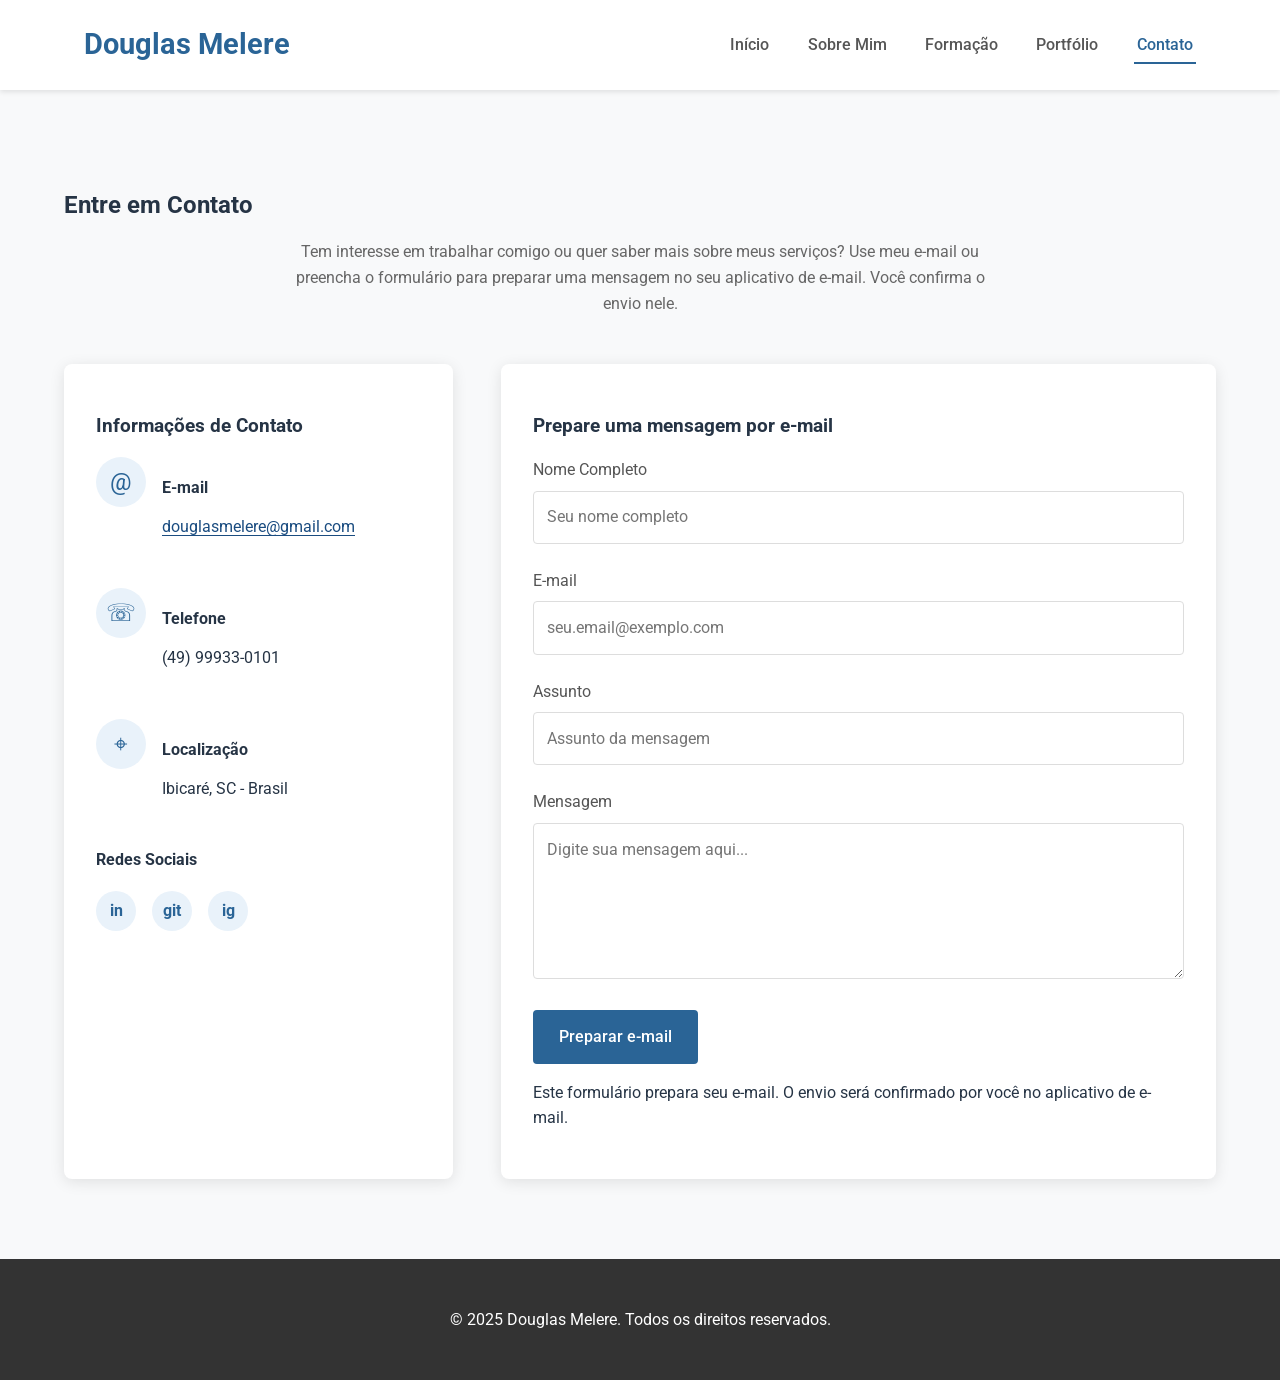
<file: contato.html>
<!DOCTYPE html>
<html lang="pt-br">
<head>
    <meta charset="UTF-8">
    <meta name="viewport" content="width=device-width, initial-scale=1.0">
    <title>Contato com Douglas Melere | Portfólio acadêmico</title>
    <meta name="description" content="Entre em contato com Douglas Melere por e-mail, LinkedIn ou GitHub.">
    <link rel="canonical" href="https://douglasmelere.github.io/portfolio-uninter/contato.html">
    <meta property="og:type" content="website">
    <meta property="og:locale" content="pt_BR">
    <meta property="og:title" content="Contato com Douglas Melere | Portfólio acadêmico">
    <meta property="og:description" content="Entre em contato com Douglas Melere por e-mail, LinkedIn ou GitHub.">
    <meta property="og:url" content="https://douglasmelere.github.io/portfolio-uninter/contato.html">
    <link rel="stylesheet" href="css/style.css">
    <!-- Importando fonte do Google Fonts -->
    <link href="https://fonts.googleapis.com/css2?family=Roboto:wght@300;400;700&display=swap" rel="stylesheet">
</head>
<body>
    <a class="skip-link" href="#conteudo">Pular para o conteúdo</a>
    <!-- Cabeçalho da página com menu de navegação -->
    <header>
        <div class="container">
            <h1>Douglas Melere</h1>
            <nav aria-label="Navegação principal">
                <ul>
                    <li><a href="index.html">Início</a></li>
                    <li><a href="sobre.html">Sobre Mim</a></li>
                    <li><a href="formacao.html">Formação</a></li>
                    <li><a href="portfolio.html">Portfólio</a></li>
                    <li><a href="contato.html" class="active">Contato</a></li>
                </ul>
            </nav>
        </div>
    </header>

    <!-- Conteúdo principal da página -->
    <main id="conteudo" tabindex="-1">
        <section class="contato-section">
            <div class="container">
                <h2>Entre em Contato</h2>
                <p class="section-intro">Tem interesse em trabalhar comigo ou quer saber mais sobre meus serviços? Use meu e-mail ou preencha o formulário para preparar uma mensagem no seu aplicativo de e-mail. Você confirma o envio nele.</p>
                
                <div class="contato-container">
                    <div class="contato-info">
                        <h3>Informações de Contato</h3>
                        <div class="info-item">
                            <div class="info-icon email-icon"></div>
                            <div class="info-text">
                                <h4>E-mail</h4>
                                <p><a href="mailto:douglasmelere@gmail.com">douglasmelere@gmail.com</a></p>
                            </div>
                        </div>
                        <div class="info-item">
                            <div class="info-icon phone-icon"></div>
                            <div class="info-text">
                                <h4>Telefone</h4>
                                <p>(49) 99933-0101</p>
                            </div>
                        </div>
                        <div class="info-item">
                            <div class="info-icon location-icon"></div>
                            <div class="info-text">
                                <h4>Localização</h4>
                                <p>Ibicaré, SC - Brasil</p>
                            </div>
                        </div>
                        
                        <div class="social-links">
                            <h4>Redes Sociais</h4>
                            <div class="social-icons">
                                <a href="https://www.linkedin.com/in/douglas-melere-22840b2a4/" class="social-icon linkedin-icon" title="LinkedIn" aria-label="LinkedIn de Douglas Melere"></a>
                                <a href="https://github.com/douglasmelere" class="social-icon github-icon" title="GitHub" aria-label="GitHub de Douglas Melere"></a>
                                <a href="https://instagram.com/douglasmelere" class="social-icon instagram-icon" title="Instagram" aria-label="Instagram de Douglas Melere"></a>
                            </div>
                        </div>
                    </div>
                    
                    <div class="contato-form">
                        <h3>Prepare uma mensagem por e-mail</h3>
                        <!-- O visitante confirma o envio no próprio aplicativo de e-mail. -->
                        <form id="contact-form" aria-describedby="form-status">
                            <div class="form-group">
                                <label for="nome">Nome Completo</label>
                                <input type="text" id="nome" name="nome" placeholder="Seu nome completo" required>
                            </div>
                            
                            <div class="form-group">
                                <label for="email">E-mail</label>
                                <input type="email" id="email" name="email" placeholder="seu.email@exemplo.com" required>
                            </div>
                            
                            <div class="form-group">
                                <label for="assunto">Assunto</label>
                                <input type="text" id="assunto" name="assunto" placeholder="Assunto da mensagem" required>
                            </div>
                            
                            <div class="form-group">
                                <label for="mensagem">Mensagem</label>
                                <textarea id="mensagem" name="mensagem" rows="5" placeholder="Digite sua mensagem aqui..." required></textarea>
                            </div>
                            
                            <button type="submit" class="btn btn-primary">Preparar e-mail</button>
                        </form>
                        <p id="form-status" role="status">Este formulário prepara seu e-mail. O envio será confirmado por você no aplicativo de e-mail.</p>
                    </div>
                </div>
            </div>
        </section>
    </main>

    <!-- Rodapé da página -->
    <footer>
        <div class="container">
            <p>&copy; 2025 Douglas Melere. Todos os direitos reservados.</p>
        </div>
    </footer>
    <script src="script.js"></script>
</body>
</html>
</file>
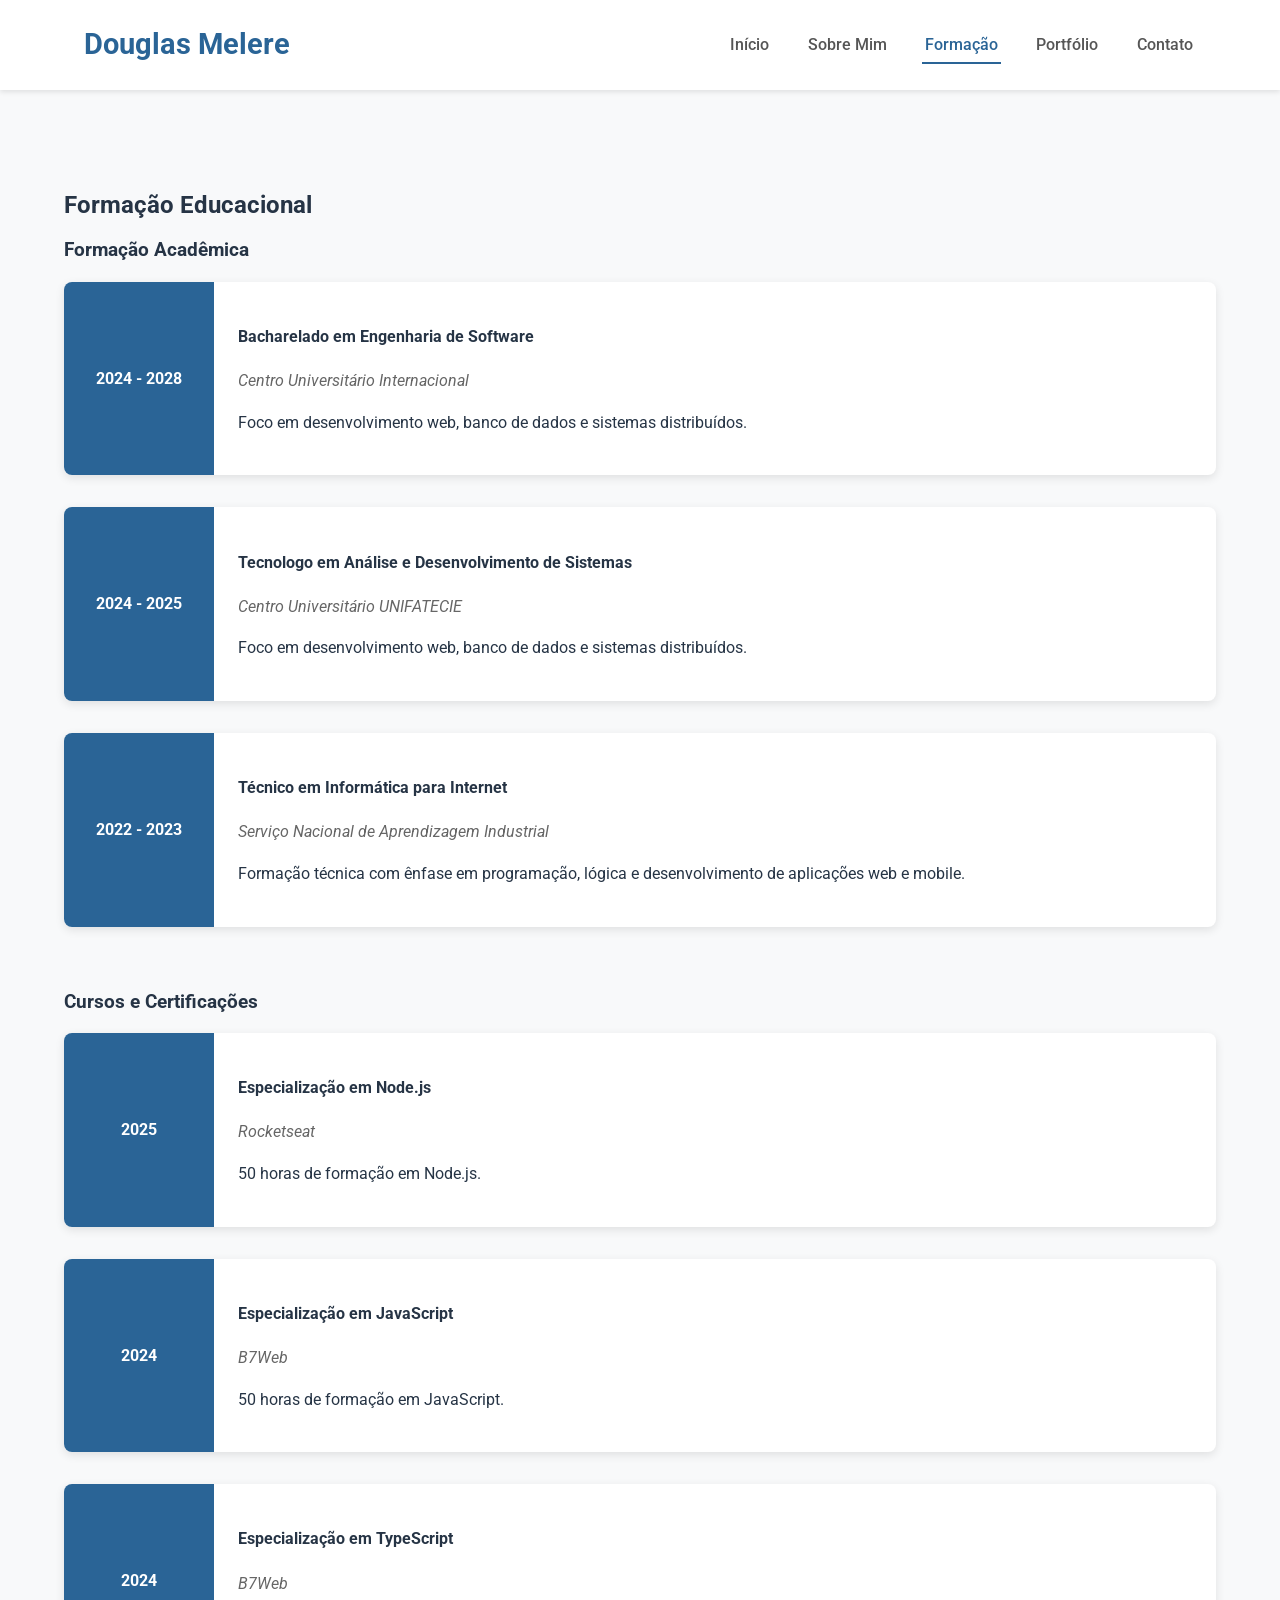
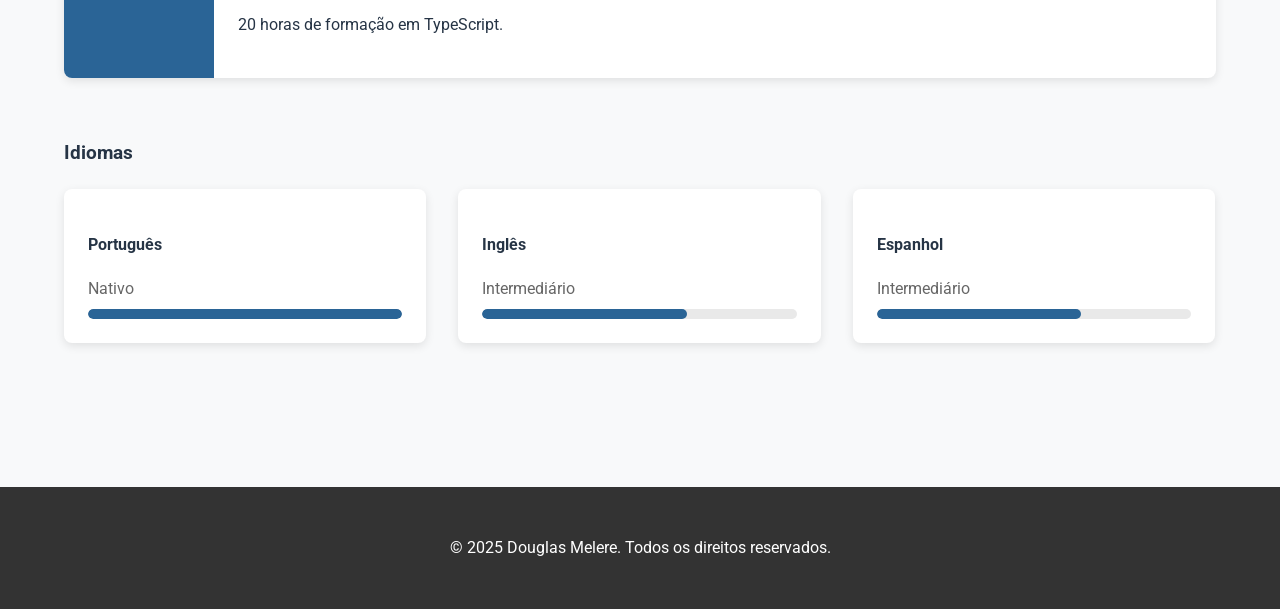
<file: formacao.html>
<!DOCTYPE html>
<html lang="pt-br">
<head>
    <meta charset="UTF-8">
    <meta name="viewport" content="width=device-width, initial-scale=1.0">
    <title>Formação de Douglas Melere | Portfólio acadêmico</title>
    <meta name="description" content="Formação e cursos apresentados no portfólio acadêmico de Douglas Melere.">
    <link rel="canonical" href="https://douglasmelere.github.io/portfolio-uninter/formacao.html">
    <meta property="og:type" content="website">
    <meta property="og:locale" content="pt_BR">
    <meta property="og:title" content="Formação de Douglas Melere | Portfólio acadêmico">
    <meta property="og:description" content="Formação e cursos apresentados no portfólio acadêmico de Douglas Melere.">
    <meta property="og:url" content="https://douglasmelere.github.io/portfolio-uninter/formacao.html">
    <link rel="stylesheet" href="css/style.css">
    <!-- Importando fonte do Google Fonts -->
    <link href="https://fonts.googleapis.com/css2?family=Roboto:wght@300;400;700&display=swap" rel="stylesheet">
</head>
<body>
    <a class="skip-link" href="#conteudo">Pular para o conteúdo</a>
    <!-- Cabeçalho da página com menu de navegação -->
    <header>
        <div class="container">
            <h1>Douglas Melere</h1>
            <nav aria-label="Navegação principal">
                <ul>
                    <li><a href="index.html">Início</a></li>
                    <li><a href="sobre.html">Sobre Mim</a></li>
                    <li><a href="formacao.html" class="active">Formação</a></li>
                    <li><a href="portfolio.html">Portfólio</a></li>
                    <li><a href="contato.html">Contato</a></li>
                </ul>
            </nav>
        </div>
    </header>

    <!-- Conteúdo principal da página -->
    <main id="conteudo" tabindex="-1">
        <section class="formacao-section">
            <div class="container">
                <h2>Formação Educacional</h2>
                
                <!-- Formação Acadêmica -->
                <div class="education-container">
                    <h3>Formação Acadêmica</h3>
                    
                    <div class="education-card">
                        <div class="education-year">2024 - 2028</div>
                        <div class="education-details">
                            <h4>Bacharelado em Engenharia de Software</h4>
                            <p class="institution">Centro Universitário Internacional</p>
                            <p>Foco em desenvolvimento web, banco de dados e sistemas distribuídos.</p>
                        </div>
                    </div>

                    <div class="education-card">
                      <div class="education-year">2024 - 2025</div>
                      <div class="education-details">
                          <h4>Tecnologo em Análise e Desenvolvimento de Sistemas</h4>
                          <p class="institution">Centro Universitário UNIFATECIE</p>
                          <p>Foco em desenvolvimento web, banco de dados e sistemas distribuídos.</p>
                      </div>
                  </div>
                    
                    <div class="education-card">
                        <div class="education-year">2022 - 2023</div>
                        <div class="education-details">
                            <h4>Técnico em Informática para Internet</h4>
                            <p class="institution">Serviço Nacional de Aprendizagem Industrial</p>
                            <p>Formação técnica com ênfase em programação, lógica e desenvolvimento de aplicações web e mobile.</p>
                        </div>
                    </div>
                </div>
                
                <!-- Cursos e Certificações -->
                <div class="courses-container">
                    <h3>Cursos e Certificações</h3>
                    
                    <div class="course-card">
                        <div class="course-year">2025</div>
                        <div class="course-details">
                            <h4>Especialização em Node.js</h4>
                            <p class="institution">Rocketseat</p>
                            <p>50 horas de formação em Node.js.</p>
                        </div>
                    </div>
                    
                    <div class="course-card">
                        <div class="course-year">2024</div>
                        <div class="course-details">
                            <h4>Especialização em JavaScript</h4>
                            <p class="institution">B7Web</p>
                            <p>50 horas de formação em JavaScript.</p>
                        </div>
                    </div>
                    
                    <div class="course-card">
                        <div class="course-year">2024</div>
                        <div class="course-details">
                            <h4>Especialização em TypeScript</h4>
                            <p class="institution">B7Web</p>
                            <p>20 horas de formação em TypeScript.</p>
                        </div>
                    </div>
                </div>
                
                <!-- Idiomas -->
                <div class="languages-container">
                    <h3>Idiomas</h3>
                    
                    <div class="language-cards">
                        <div class="language-card">
                            <h4>Português</h4>
                            <div class="language-level">
                                <span class="level-label">Nativo</span>
                                <div class="level-bar">
                                    <div class="level-fill" style="width: 100%;"></div>
                                </div>
                            </div>
                        </div>
                        
                        <div class="language-card">
                            <h4>Inglês</h4>
                            <div class="language-level">
                                <span class="level-label">Intermediário</span>
                                <div class="level-bar">
                                    <div class="level-fill" style="width: 65%;"></div>
                                </div>
                            </div>
                        </div>
                        
                        <div class="language-card">
                            <h4>Espanhol</h4>
                            <div class="language-level">
                                <span class="level-label">Intermediário</span>
                                <div class="level-bar">
                                    <div class="level-fill" style="width: 65%;"></div>
                                </div>
                            </div>
                        </div>
                    </div>
                </div>
            </div>
        </section>
    </main>

    <!-- Rodapé da página -->
    <footer>
        <div class="container">
            <p>&copy; 2025 Douglas Melere. Todos os direitos reservados.</p>
        </div>
    </footer>
    <script src="script.js"></script>
</body>
</html>
</file>
<file: css/style.css>
/* Base de leitura e dimensões para todas as páginas. */
*, *::before, *::after { box-sizing: border-box; }
body { margin: 0; font-family: Roboto, Arial, sans-serif; color: #263445; background: #f8f9fa; line-height: 1.6; }
h1, h2, h3, h4 { line-height: 1.25; }
a { color: #1a4c80; text-underline-offset: 0.2em; }
.container { width: calc(100% - 2rem); max-width: 1152px; margin-inline: auto; }
img { max-width: 100%; object-fit: cover; }
button, input, textarea { font: inherit; }
button { min-height: 44px; }
nav ul { padding: 0; flex-wrap: wrap; gap: 0.5rem; }
.btn, nav a, .social-icon { text-decoration: none; }
footer { padding: 2rem 1rem; text-align: center; background: #e9f2fa; }
.info-text { min-width: 0; overflow-wrap: anywhere; }
@media (max-width: 576px) {
  .contato-info, .contato-form { padding: 1.25rem; min-width: 0; }
  .skill-card { min-width: 0; flex-basis: 100%; }
}

/* ===== HEADER E NAVEGAÇÃO ===== */
header {
  background-color: #ffffff;
  box-shadow: 0 2px 5px rgba(0, 0, 0, 0.1);
  position: sticky;
  top: 0;
  z-index: 100;
}

header .container {
  display: flex;
  justify-content: space-between;
  align-items: center;
  padding: 1rem 20px;
}

header h1 {
  font-size: 1.8rem;
  margin: 0;
  color: #2a6496;
}

nav ul {
  display: flex;
  list-style: none;
}

nav ul li {
  margin-left: 1.5rem;
}

nav ul li a {
  color: #555;
  font-weight: 500;
  padding: 0.5rem 0.2rem;
  position: relative;
}

nav ul li a:hover {
  color: #2a6496;
}

nav ul li a::after {
  content: '';
  position: absolute;
  width: 0;
  height: 2px;
  background-color: #2a6496;
  left: 0;
  bottom: -2px;
  transition: width 0.3s ease;
}

nav ul li a:hover::after,
nav ul li a.active::after {
  width: 100%;
}

nav ul li a.active {
  color: #2a6496;
}

/* ===== BOTÕES ===== */
.btn {
  display: inline-block;
  padding: 0.75rem 1.5rem;
  border-radius: 4px;
  font-weight: 500;
  text-align: center;
  cursor: pointer;
  transition: all 0.3s ease;
}

.btn-primary {
  background-color: #2a6496;
  color: #fff;
  border: 2px solid #2a6496;
}

.btn-primary:hover {
  background-color: #1a4c80;
  border-color: #1a4c80;
  color: #fff;
}

.btn-secondary {
  background-color: transparent;
  color: #2a6496;
  border: 2px solid #2a6496;
}

.btn-secondary:hover {
  background-color: #e9f2fa;
}

.btn-small {
  padding: 0.5rem 1rem;
  font-size: 0.9rem;
}

/* ===== SEÇÃO HERO (HOME) ===== */
.hero {
  padding: 5rem 0;
  background-color: #e9f2fa;
}

.hero .container {
  display: flex;
  align-items: center;
  justify-content: space-between;
}

.hero-content {
  width: 50%;
}

.hero-content h2 {
  font-size: 2.5rem;
  margin-bottom: 1rem;
  text-align: left;
}

.hero-content p {
  font-size: 1.2rem;
  margin-bottom: 2rem;
  color: #555;
}

.hero-buttons {
  display: flex;
  gap: 1rem;
}

.hero-image {
  width: 40%;
  display: flex;
  justify-content: center;
}

.profile-placeholder {
  width: 300px;
  height: 300px;
  background-color: #ddd;
  border-radius: 50%;
  position: relative;
  overflow: hidden;
}

.profile-placeholder::after {
  content: '';
  position: absolute;
  top: 25%;
  left: 50%;
  transform: translateX(-50%);
  width: 50%;
  height: 40%;
  background-color: #bbb;
  border-radius: 50%;
}

.profile-placeholder::before {
  content: '';
  position: absolute;
  top: 70%;
  left: 50%;
  transform: translateX(-50%);
  width: 80%;
  height: 40%;
  background-color: #bbb;
  border-radius: 50% 50% 0 0;
}

/* ===== SEÇÃO HABILIDADES ===== */
.highlights {
  padding: 5rem 0;
  background-color: #fff;
}

.skills-container {
  display: flex;
  justify-content: space-between;
  flex-wrap: wrap;
  gap: 2rem;
  margin-top: 2rem;
}

.skill-card {
  flex: 1;
  min-width: 250px;
  background-color: #f8f9fa;
  padding: 2rem;
  border-radius: 8px;
  box-shadow: 0 3px 10px rgba(0, 0, 0, 0.1);
  text-align: center;
  transition: transform 0.3s ease;
}

.skill-card:hover {
  transform: translateY(-10px);
}

.skill-icon {
  width: 80px;
  height: 80px;
  margin: 0 auto 1.5rem;
  background-color: #e9f2fa;
  border-radius: 50%;
  display: flex;
  align-items: center;
  justify-content: center;
  position: relative;
}

/* Ícones de habilidades */
.html-icon::before {
  content: 'HTML5';
  color: #e34f26;
  font-weight: bold;
}

.css-icon::before {
  content: 'CSS3';
  color: #1572b6;
  font-weight: bold;
}

.js-icon::before {
  content: 'JS';
  color: #f7df1e;
  font-weight: bold;
  background-color: #333;
  padding: 0.2rem 0.4rem;
  border-radius: 4px;
}

/* ===== PÁGINA SOBRE MIM ===== */
.sobre-section {
  padding: 5rem 0;
}

.sobre-content {
  display: flex;
  gap: 3rem;
  margin-top: 2rem;
}

.sobre-image {
  flex: 1;
  display: flex;
  justify-content: center;
  align-items: flex-start;
}

.profile-large {
  width: 350px;
  height: 450px;
  background-color: #ddd;
  border-radius: 10px;
  position: relative;
  overflow: hidden;
}

.profile-large::after {
  content: '';
  position: absolute;
  top: 15%;
  left: 50%;
  transform: translateX(-50%);
  width: 40%;
  height: 30%;
  background-color: #bbb;
  border-radius: 50%;
}

.profile-large::before {
  content: '';
  position: absolute;
  top: 50%;
  left: 50%;
  transform: translateX(-50%);
  width: 70%;
  height: 50%;
  background-color: #bbb;
  border-radius: 50% 50% 0 0;
}

.sobre-text {
  flex: 2;
}

.sobre-text ul {
  margin-left: 1.5rem;
  margin-bottom: 2rem;
}

.sobre-text ul li {
  margin-bottom: 0.5rem;
}

/* ===== PÁGINA FORMAÇÃO ===== */
.formacao-section {
  padding: 5rem 0;
}

.education-container,
.courses-container,
.languages-container {
  margin-bottom: 4rem;
}

.education-card,
.course-card {
  display: flex;
  margin-bottom: 2rem;
  background-color: #fff;
  border-radius: 8px;
  box-shadow: 0 3px 10px rgba(0, 0, 0, 0.1);
  overflow: hidden;
}

.education-year,
.course-year {
  background-color: #2a6496;
  color: #fff;
  padding: 1.5rem;
  min-width: 150px;
  display: flex;
  align-items: center;
  justify-content: center;
  font-weight: bold;
}

.education-details,
.course-details {
  padding: 1.5rem;
  flex: 1;
}

.institution {
  color: #666;
  font-style: italic;
  margin-bottom: 0.5rem;
}

.language-cards {
  display: flex;
  flex-wrap: wrap;
  gap: 2rem;
  margin-top: 1.5rem;
}

.language-card {
  background-color: #fff;
  padding: 1.5rem;
  border-radius: 8px;
  box-shadow: 0 3px 10px rgba(0, 0, 0, 0.1);
  width: calc(33.33% - 1.35rem);
  min-width: 250px;
}

.language-level {
  margin-top: 1rem;
}

.level-label {
  display: block;
  margin-bottom: 0.5rem;
  color: #666;
}

.level-bar {
  height: 10px;
  background-color: #e9e9e9;
  border-radius: 5px;
  overflow: hidden;
}

.level-fill {
  height: 100%;
  background-color: #2a6496;
  border-radius: 5px;
}

/* ===== PÁGINA PORTFÓLIO ===== */
.portfolio-section {
  padding: 5rem 0;
}

.section-intro {
  text-align: center;
  max-width: 700px;
  margin: 0 auto 3rem;
  color: #666;
}

.portfolio-filter {
  display: flex;
  justify-content: center;
  flex-wrap: wrap;
  gap: 1rem;
  margin-bottom: 3rem;
}

.filter-btn {
  background: none;
  border: none;
  padding: 0.5rem 1.5rem;
  cursor: pointer;
  font-size: 1rem;
  border-radius: 20px;
  transition: all 0.3s ease;
}

.filter-btn:hover,
.filter-btn.active {
  background-color: #2a6496;
  color: #fff;
}

.portfolio-grid {
  display: grid;
  grid-template-columns: repeat(auto-fill, minmax(350px, 1fr));
  gap: 2rem;
}

.portfolio-item {
  background-color: #fff;
  border-radius: 8px;
  overflow: hidden;
  box-shadow: 0 3px 15px rgba(0, 0, 0, 0.1);
  transition: transform 0.3s ease;
}

.portfolio-item:hover {
  transform: translateY(-10px);
}

.portfolio-image {
  height: 200px;
  overflow: hidden;
}

.project-placeholder {
  width: 100%;
  height: 100%;
  background-color: #e9e9e9;
  display: flex;
  align-items: center;
  justify-content: center;
  color: #999;
  position: relative;
}

.website-placeholder::after {
  content: 'Website';
  position: absolute;
  font-size: 1.5rem;
}

.app-placeholder::after {
  content: 'App';
  position: absolute;
  font-size: 1.5rem;
}

.design-placeholder::after {
  content: 'Design';
  position: absolute;
  font-size: 1.5rem;
}

.portfolio-details {
  padding: 1.5rem;
}

.tech-stack {
  display: flex;
  flex-wrap: wrap;
  gap: 0.5rem;
  margin: 1rem 0;
}

.tech-tag {
  background-color: #e9f2fa;
  color: #2a6496;
  padding: 0.2rem 0.6rem;
  border-radius: 20px;
  font-size: 0.8rem;
}

/* ===== PÁGINA CONTATO ===== */
.contato-section {
  padding: 5rem 0;
}

.contato-container {
  display: flex;
  gap: 3rem;
  margin-top: 3rem;
}

.contato-info {
  flex: 1;
  background-color: #fff;
  padding: 2rem;
  border-radius: 8px;
  box-shadow: 0 3px 15px rgba(0, 0, 0, 0.1);
}

.info-item {
  display: flex;
  align-items: flex-start;
  margin-bottom: 2rem;
}

.info-icon {
  width: 50px;
  height: 50px;
  background-color: #e9f2fa;
  border-radius: 50%;
  margin-right: 1rem;
  display: flex;
  align-items: center;
  justify-content: center;
  flex-shrink: 0;
}

/* Ícones de contato como placeholders */
.email-icon::before {
  content: '@';
  font-size: 1.5rem;
  color: #2a6496;
}

.phone-icon::before {
  content: '☏';
  font-size: 1.5rem;
  color: #2a6496;
}

.location-icon::before {
  content: '⌖';
  font-size: 1.5rem;
  color: #2a6496;
}

.info-text h4 {
  margin-bottom: 0.3rem;
}

.social-links {
  margin-top: 2rem;
}

.social-icons {
  display: flex;
  gap: 1rem;
  margin-top: 0.5rem;
}

.social-icon {
  width: 40px;
  height: 40px;
  border-radius: 50%;
  background-color: #e9f2fa;
  display: flex;
  align-items: center;
  justify-content: center;
  color: #2a6496;
  transition: all 0.3s ease;
}

.social-icon:hover {
  background-color: #2a6496;
  color: #fff;
}

/* Placeholders para ícones sociais */
.linkedin-icon::before {
  content: 'in';
  font-weight: bold;
}

.github-icon::before {
  content: 'git';
  font-weight: bold;
}

.twitter-icon::before {
  content: 'tw';
  font-weight: bold;
}

.instagram-icon::before {
  content: 'ig';
  font-weight: bold;
}

.contato-form {
  flex: 2;
  background-color: #fff;
  padding: 2rem;
  border-radius: 8px;
  box-shadow: 0 3px 15px rgba(0, 0, 0, 0.1);
}

/* Formulário de contato */
.form-group {
  margin-bottom: 1.5rem;
}

.form-group label {
  display: block;
  margin-bottom: 0.5rem;
  color: #555;
}

.form-group input,
.form-group textarea {
  width: 100%;
  padding: 0.8rem;
  border: 1px solid #ddd;
  border-radius: 4px;
  font-family: inherit;
  font-size: 1rem;
  transition: border-color 0.3s ease;
}

.form-group input:focus,
.form-group textarea:focus {
  outline: none;
  border-color: #2a6496;
}

/* ===== FOOTER ===== */
footer {
  background-color: #333;
  color: #fff;
  padding: 2rem 0;
  text-align: center;
}

/* ===== MEDIA QUERIES PARA RESPONSIVIDADE ===== */
@media (max-width: 992px) {
  .hero .container {
      flex-direction: column;
      text-align: center;
  }
  
  .hero-content {
      width: 100%;
      margin-bottom: 3rem;
  }
  
  .hero-content h2 {
      text-align: center;
  }
  
  .hero-buttons {
      justify-content: center;
  }
  
  .hero-image {
      width: 100%;
  }
  
  .skills-container {
      justify-content: center;
  }
  
  .sobre-content {
      flex-direction: column;
  }
  
  .sobre-image {
      margin-bottom: 2rem;
  }
  
  .language-card {
      width: calc(50% - 1rem);
  }
  
  .contato-container {
      flex-direction: column;
  }
}

@media (max-width: 768px) {
  header .container {
      flex-direction: column;
      padding: 1rem 20px;
  }
  
  header h1 {
      margin-bottom: 1rem;
  }
  
  nav ul {
      justify-content: center;
  }
  
  nav ul li {
      margin: 0 0.75rem;
  }
  
  .education-card,
  .course-card {
      flex-direction: column;
  }
  
  .education-year,
  .course-year {
      padding: 1rem;
      text-align: center;
  }
  
  .portfolio-grid {
      grid-template-columns: repeat(auto-fill, minmax(300px, 1fr));
  }
  
  .language-card {
      width: 100%;
  }
}

@media (max-width: 576px) {
  h2 {
      font-size: 1.8rem;
  }
  
  .hero-content h2 {
      font-size: 2rem;
  }
  
  .hero-buttons {
      flex-direction: column;
      gap: 1rem;
  }
  
  .btn {
      width: 100%;
  }
  
  .portfolio-filter {
      flex-direction: column;
      align-items: center;
  }
  
  .filter-btn {
      width: 100%;
      text-align: center;
  }
}
/* Navegação por teclado e preferência de movimento. */
.skip-link { position: absolute; left: 1rem; top: 0; transform: translateY(-120%); background: #fff; color: #123b68; padding: 1rem; z-index: 100; }
.skip-link:focus { transform: translateY(0); }
:focus-visible { outline: 3px solid #123b68; outline-offset: 4px; }
#form-status { margin-top: 1rem; }
@media (prefers-reduced-motion: reduce) {
  *, *::before, *::after { scroll-behavior: auto !important; transition-duration: 0.01ms !important; animation-duration: 0.01ms !important; }
}

@media (max-width: 576px) { .portfolio-grid { grid-template-columns: minmax(0, 1fr); } }
</file>
